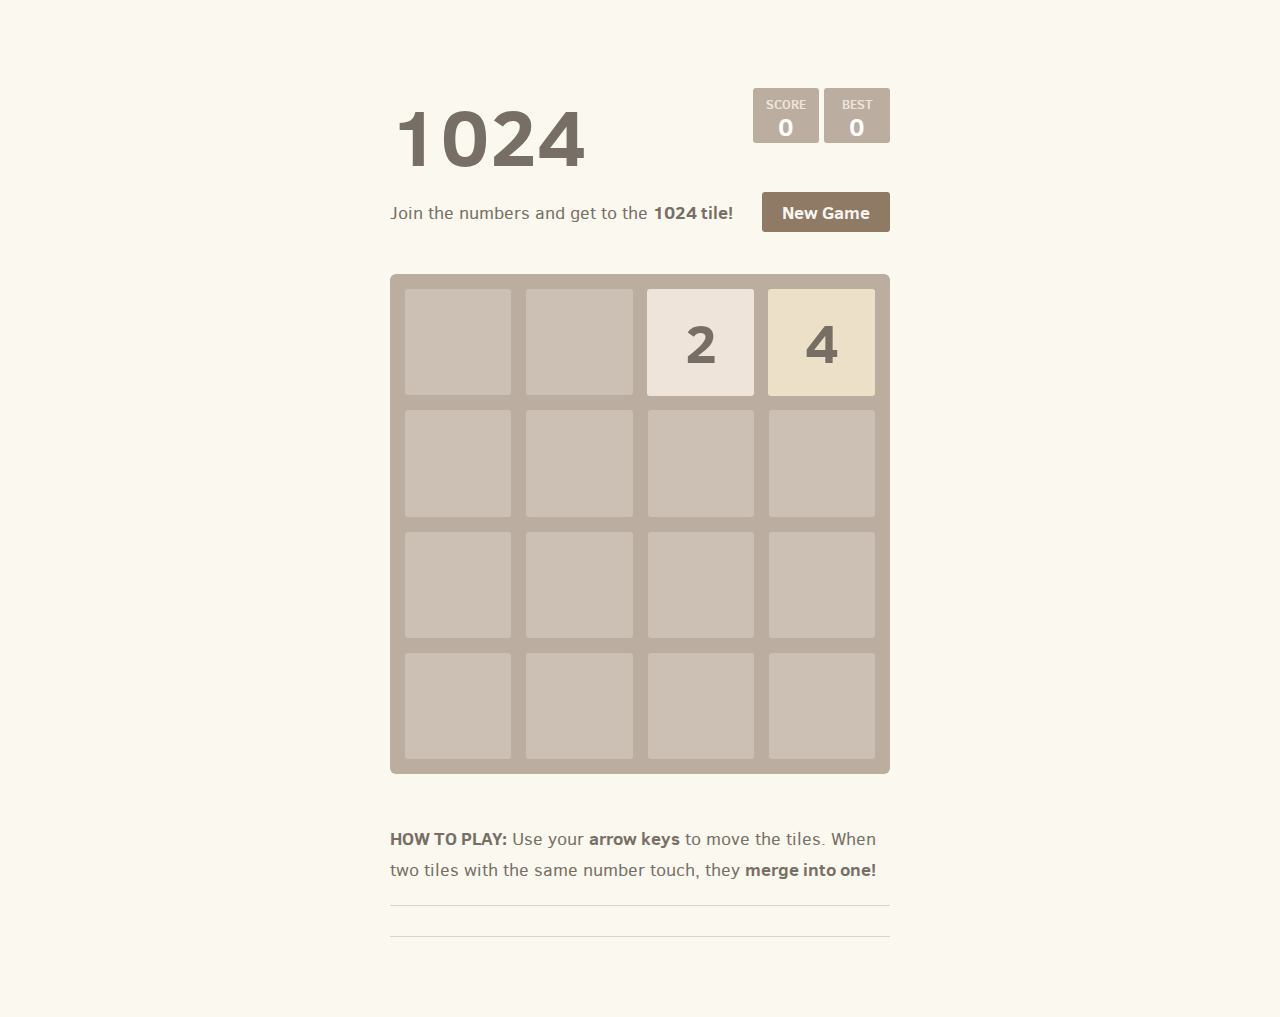
<file: mfp_lb-1024/ui/game/index.html>
<!DOCTYPE html>
<html>
<head>
  <meta charset="utf-8">
  <title>1024</title>

  <link href="style/main.css" rel="stylesheet" type="text/css">
  <link rel="shortcut icon" href="favicon.ico">
  <link rel="apple-touch-icon" href="meta/apple-touch-icon.png">
  <link rel="apple-touch-startup-image" href="meta/apple-touch-startup-image-640x1096.png" media="(device-width: 320px) and (device-height: 568px) and (-webkit-device-pixel-ratio: 2)"> <!-- iPhone 5+ -->
  <link rel="apple-touch-startup-image" href="meta/apple-touch-startup-image-640x920.png"  media="(device-width: 320px) and (device-height: 480px) and (-webkit-device-pixel-ratio: 2)"> <!-- iPhone, retina -->
  <meta name="apple-mobile-web-app-capable" content="yes">
  <meta name="apple-mobile-web-app-status-bar-style" content="black">

  <meta name="HandheldFriendly" content="True">
  <meta name="MobileOptimized" content="320">
  <meta name="viewport" content="width=device-width, target-densitydpi=160dpi, initial-scale=1.0, maximum-scale=1, user-scalable=no, minimal-ui">
</head>
<body>
  <div class="container">
    <div class="heading">
      <h1 class="title">1024</h1>
      <div class="scores-container">
        <div class="score-container">0</div>
        <div class="best-container">0</div>
      </div>
    </div>

    <div class="above-game">
      <p class="game-intro">Join the numbers and get to the <strong>1024 tile!</strong></p>
      <a class="restart-button">New Game</a>
    </div>

    <div class="game-container">
      <div class="game-message">
        <p></p>
        <div class="lower">
	        <a class="keep-playing-button">Keep going</a>
          <a class="retry-button">Try again</a>
        </div>
      </div>

      <div class="grid-container">
        <div class="grid-row">
          <div class="grid-cell"></div>
          <div class="grid-cell"></div>
          <div class="grid-cell"></div>
          <div class="grid-cell"></div>
        </div>
        <div class="grid-row">
          <div class="grid-cell"></div>
          <div class="grid-cell"></div>
          <div class="grid-cell"></div>
          <div class="grid-cell"></div>
        </div>
        <div class="grid-row">
          <div class="grid-cell"></div>
          <div class="grid-cell"></div>
          <div class="grid-cell"></div>
          <div class="grid-cell"></div>
        </div>
        <div class="grid-row">
          <div class="grid-cell"></div>
          <div class="grid-cell"></div>
          <div class="grid-cell"></div>
          <div class="grid-cell"></div>
        </div>
      </div>

      <div class="tile-container">

      </div>
    </div>

    <p class="game-explanation">
      <strong class="important">How to play:</strong> Use your <strong>arrow keys</strong> to move the tiles. When two tiles with the same number touch, they <strong>merge into one!</strong>
    </p>
    <hr>
    <hr>
    <p>
    </p>
  </div>

  <script src="js/bind_polyfill.js"></script>
  <script src="js/classlist_polyfill.js"></script>
  <script src="js/animframe_polyfill.js"></script>
  <script src="js/keyboard_input_manager.js"></script>
  <script src="js/html_actuator.js"></script>
  <script src="js/grid.js"></script>
  <script src="js/tile.js"></script>
  <script src="js/local_storage_manager.js"></script>
  <script src="js/game_manager.js"></script>
  <script src="js/application.js"></script>
</body>
</html>
</file>
<file: mfp_lb-1024/ui/game/style/main.css>
@import url(fonts/clear-sans.css);
html, body {
  margin: 0;
  padding: 0;
  background: #faf8ef;
  color: #776e65;
  font-family: "Clear Sans", "Helvetica Neue", Arial, sans-serif;
  font-size: 18px; }

body {
  margin: 80px 0; }

.heading:after {
  content: "";
  display: block;
  clear: both; }

h1.title {
  font-size: 80px;
  font-weight: bold;
  margin: 0;
  display: block;
  float: left; }

@-webkit-keyframes move-up {
  0% {
    top: 25px;
    opacity: 1; }

  100% {
    top: -50px;
    opacity: 0; } }
@-moz-keyframes move-up {
  0% {
    top: 25px;
    opacity: 1; }

  100% {
    top: -50px;
    opacity: 0; } }
@keyframes move-up {
  0% {
    top: 25px;
    opacity: 1; }

  100% {
    top: -50px;
    opacity: 0; } }
.scores-container {
  float: right;
  text-align: right; }

.score-container, .best-container {
  position: relative;
  display: inline-block;
  background: #bbada0;
  padding: 15px 25px;
  font-size: 25px;
  height: 25px;
  line-height: 47px;
  font-weight: bold;
  border-radius: 3px;
  color: white;
  margin-top: 8px;
  text-align: center; }
  .score-container:after, .best-container:after {
    position: absolute;
    width: 100%;
    top: 10px;
    left: 0;
    text-transform: uppercase;
    font-size: 13px;
    line-height: 13px;
    text-align: center;
    color: #eee4da; }
  .score-container .score-addition, .best-container .score-addition {
    position: absolute;
    right: 30px;
    color: red;
    font-size: 25px;
    line-height: 25px;
    font-weight: bold;
    color: rgba(119, 110, 101, 0.9);
    z-index: 100;
    -webkit-animation: move-up 600ms ease-in;
    -moz-animation: move-up 600ms ease-in;
    animation: move-up 600ms ease-in;
    -webkit-animation-fill-mode: both;
    -moz-animation-fill-mode: both;
    animation-fill-mode: both; }

.score-container:after {
  content: "Score"; }

.best-container:after {
  content: "Best"; }

p {
  margin-top: 0;
  margin-bottom: 10px;
  line-height: 1.65; }

a {
  color: #776e65;
  font-weight: bold;
  text-decoration: underline;
  cursor: pointer; }

strong.important {
  text-transform: uppercase; }

hr {
  border: none;
  border-bottom: 1px solid #d8d4d0;
  margin-top: 20px;
  margin-bottom: 30px; }

.container {
  width: 500px;
  margin: 0 auto; }

@-webkit-keyframes fade-in {
  0% {
    opacity: 0; }

  100% {
    opacity: 1; } }
@-moz-keyframes fade-in {
  0% {
    opacity: 0; }

  100% {
    opacity: 1; } }
@keyframes fade-in {
  0% {
    opacity: 0; }

  100% {
    opacity: 1; } }
.game-container {
  margin-top: 40px;
  position: relative;
  padding: 15px;
  cursor: default;
  -webkit-touch-callout: none;
  -ms-touch-callout: none;
  -webkit-user-select: none;
  -moz-user-select: none;
  -ms-user-select: none;
  -ms-touch-action: none;
  touch-action: none;
  background: #bbada0;
  border-radius: 6px;
  width: 500px;
  height: 500px;
  -webkit-box-sizing: border-box;
  -moz-box-sizing: border-box;
  box-sizing: border-box; }
  .game-container .game-message {
    display: none;
    position: absolute;
    top: 0;
    right: 0;
    bottom: 0;
    left: 0;
    background: rgba(238, 228, 218, 0.5);
    z-index: 100;
    text-align: center;
    -webkit-animation: fade-in 800ms ease 1200ms;
    -moz-animation: fade-in 800ms ease 1200ms;
    animation: fade-in 800ms ease 1200ms;
    -webkit-animation-fill-mode: both;
    -moz-animation-fill-mode: both;
    animation-fill-mode: both; }
    .game-container .game-message p {
      font-size: 60px;
      font-weight: bold;
      height: 60px;
      line-height: 60px;
      margin-top: 222px; }
    .game-container .game-message .lower {
      display: block;
      margin-top: 59px; }
    .game-container .game-message a {
      display: inline-block;
      background: #8f7a66;
      border-radius: 3px;
      padding: 0 20px;
      text-decoration: none;
      color: #f9f6f2;
      height: 40px;
      line-height: 42px;
      margin-left: 9px; }
      .game-container .game-message a.keep-playing-button {
        display: none; }
    .game-container .game-message.game-won {
      background: #212528;
      color: #f9f6f2; }
      .game-container .game-message.game-won a.keep-playing-button {
        display: inline-block; }
    .game-container .game-message.game-won, .game-container .game-message.game-over {
      display: block; }

.grid-container {
  position: absolute;
  z-index: 1; }

.grid-row {
  margin-bottom: 15px; }
  .grid-row:last-child {
    margin-bottom: 0; }
  .grid-row:after {
    content: "";
    display: block;
    clear: both; }

.grid-cell {
  width: 106.25px;
  height: 106.25px;
  margin-right: 15px;
  float: left;
  border-radius: 3px;
  background: rgba(238, 228, 218, 0.35); }
  .grid-cell:last-child {
    margin-right: 0; }

.tile-container {
  position: absolute;
  z-index: 2; }

.tile, .tile .tile-inner {
  width: 107px;
  height: 107px;
  line-height: 107px; }
.tile.tile-position-1-1 {
  -webkit-transform: translate(0px, 0px);
  -moz-transform: translate(0px, 0px);
  -ms-transform: translate(0px, 0px);
  transform: translate(0px, 0px); }
.tile.tile-position-1-2 {
  -webkit-transform: translate(0px, 121px);
  -moz-transform: translate(0px, 121px);
  -ms-transform: translate(0px, 121px);
  transform: translate(0px, 121px); }
.tile.tile-position-1-3 {
  -webkit-transform: translate(0px, 242px);
  -moz-transform: translate(0px, 242px);
  -ms-transform: translate(0px, 242px);
  transform: translate(0px, 242px); }
.tile.tile-position-1-4 {
  -webkit-transform: translate(0px, 363px);
  -moz-transform: translate(0px, 363px);
  -ms-transform: translate(0px, 363px);
  transform: translate(0px, 363px); }
.tile.tile-position-2-1 {
  -webkit-transform: translate(121px, 0px);
  -moz-transform: translate(121px, 0px);
  -ms-transform: translate(121px, 0px);
  transform: translate(121px, 0px); }
.tile.tile-position-2-2 {
  -webkit-transform: translate(121px, 121px);
  -moz-transform: translate(121px, 121px);
  -ms-transform: translate(121px, 121px);
  transform: translate(121px, 121px); }
.tile.tile-position-2-3 {
  -webkit-transform: translate(121px, 242px);
  -moz-transform: translate(121px, 242px);
  -ms-transform: translate(121px, 242px);
  transform: translate(121px, 242px); }
.tile.tile-position-2-4 {
  -webkit-transform: translate(121px, 363px);
  -moz-transform: translate(121px, 363px);
  -ms-transform: translate(121px, 363px);
  transform: translate(121px, 363px); }
.tile.tile-position-3-1 {
  -webkit-transform: translate(242px, 0px);
  -moz-transform: translate(242px, 0px);
  -ms-transform: translate(242px, 0px);
  transform: translate(242px, 0px); }
.tile.tile-position-3-2 {
  -webkit-transform: translate(242px, 121px);
  -moz-transform: translate(242px, 121px);
  -ms-transform: translate(242px, 121px);
  transform: translate(242px, 121px); }
.tile.tile-position-3-3 {
  -webkit-transform: translate(242px, 242px);
  -moz-transform: translate(242px, 242px);
  -ms-transform: translate(242px, 242px);
  transform: translate(242px, 242px); }
.tile.tile-position-3-4 {
  -webkit-transform: translate(242px, 363px);
  -moz-transform: translate(242px, 363px);
  -ms-transform: translate(242px, 363px);
  transform: translate(242px, 363px); }
.tile.tile-position-4-1 {
  -webkit-transform: translate(363px, 0px);
  -moz-transform: translate(363px, 0px);
  -ms-transform: translate(363px, 0px);
  transform: translate(363px, 0px); }
.tile.tile-position-4-2 {
  -webkit-transform: translate(363px, 121px);
  -moz-transform: translate(363px, 121px);
  -ms-transform: translate(363px, 121px);
  transform: translate(363px, 121px); }
.tile.tile-position-4-3 {
  -webkit-transform: translate(363px, 242px);
  -moz-transform: translate(363px, 242px);
  -ms-transform: translate(363px, 242px);
  transform: translate(363px, 242px); }
.tile.tile-position-4-4 {
  -webkit-transform: translate(363px, 363px);
  -moz-transform: translate(363px, 363px);
  -ms-transform: translate(363px, 363px);
  transform: translate(363px, 363px); }

.tile {
  position: absolute;
  -webkit-transition: 100ms ease-in-out;
  -moz-transition: 100ms ease-in-out;
  transition: 100ms ease-in-out;
  -webkit-transition-property: -webkit-transform;
  -moz-transition-property: -moz-transform;
  transition-property: transform; }
  .tile .tile-inner {
    border-radius: 3px;
    background: #eee4da;
    text-align: center;
    font-weight: bold;
    z-index: 10;
    font-size: 55px; }
  .tile.tile-2 .tile-inner {
    background: #eee4da;
    box-shadow: 0 0 30px 10px rgba(243, 215, 116, 0), inset 0 0 0 1px rgba(255, 255, 255, 0); }
  .tile.tile-4 .tile-inner {
    background: #ede0c8;
    box-shadow: 0 0 30px 10px rgba(243, 215, 116, 0), inset 0 0 0 1px rgba(255, 255, 255, 0); }
  .tile.tile-8 .tile-inner {
    color: #f9f6f2;
    background: #f2b179; }
  .tile.tile-16 .tile-inner {
    color: #f9f6f2;
    background: #f59563; }
  .tile.tile-32 .tile-inner {
    color: #f9f6f2;
    background: #f67c5f; }
  .tile.tile-64 .tile-inner {
    color: #f9f6f2;
    background: #f65e3b; }
  .tile.tile-128 .tile-inner {
    color: #f9f6f2;
    background: #edcf72;
    box-shadow: 0 0 30px 10px rgba(243, 215, 116, 0.2381), inset 0 0 0 1px rgba(255, 255, 255, 0.14286);
    font-size: 45px; }
    @media screen and (max-width: 520px) {
      .tile.tile-128 .tile-inner {
        font-size: 25px; } }
  .tile.tile-256 .tile-inner {
    color: #f9f6f2;
    background: #edcc61;
    box-shadow: 0 0 30px 10px rgba(243, 215, 116, 0.31746), inset 0 0 0 1px rgba(255, 255, 255, 0.19048);
    font-size: 45px; }
    @media screen and (max-width: 520px) {
      .tile.tile-256 .tile-inner {
        font-size: 25px; } }
  .tile.tile-512 .tile-inner {
    color: #f9f6f2;
    background: #edc850;
    box-shadow: 0 0 30px 10px rgba(243, 215, 116, 0.39683), inset 0 0 0 1px rgba(255, 255, 255, 0.2381);
    font-size: 45px; }
    @media screen and (max-width: 520px) {
      .tile.tile-512 .tile-inner {
        font-size: 25px; } }
  .tile.tile-1024 .tile-inner {
    color: #f9f6f2;
    background: #edc53f;
    box-shadow: 0 0 30px 10px rgba(243, 215, 116, 0.47619), inset 0 0 0 1px rgba(255, 255, 255, 0.28571);
    font-size: 35px; }
    @media screen and (max-width: 520px) {
      .tile.tile-1024 .tile-inner {
        font-size: 15px; } }
  .tile.tile-2048 .tile-inner {
    color: #f9f6f2;
    background: #edc22e;
    box-shadow: 0 0 30px 10px rgba(243, 215, 116, 0.55556), inset 0 0 0 1px rgba(255, 255, 255, 0.33333);
    font-size: 35px; }
    @media screen and (max-width: 520px) {
      .tile.tile-2048 .tile-inner {
        font-size: 15px; } }
  .tile.tile-super .tile-inner {
    color: #f9f6f2;
    background: #3c3a32;
    font-size: 30px; }
    @media screen and (max-width: 520px) {
      .tile.tile-super .tile-inner {
        font-size: 10px; } }

@-webkit-keyframes appear {
  0% {
    opacity: 0;
    -webkit-transform: scale(0);
    -moz-transform: scale(0);
    -ms-transform: scale(0);
    transform: scale(0); }

  100% {
    opacity: 1;
    -webkit-transform: scale(1);
    -moz-transform: scale(1);
    -ms-transform: scale(1);
    transform: scale(1); } }
@-moz-keyframes appear {
  0% {
    opacity: 0;
    -webkit-transform: scale(0);
    -moz-transform: scale(0);
    -ms-transform: scale(0);
    transform: scale(0); }

  100% {
    opacity: 1;
    -webkit-transform: scale(1);
    -moz-transform: scale(1);
    -ms-transform: scale(1);
    transform: scale(1); } }
@keyframes appear {
  0% {
    opacity: 0;
    -webkit-transform: scale(0);
    -moz-transform: scale(0);
    -ms-transform: scale(0);
    transform: scale(0); }

  100% {
    opacity: 1;
    -webkit-transform: scale(1);
    -moz-transform: scale(1);
    -ms-transform: scale(1);
    transform: scale(1); } }
.tile-new .tile-inner {
  -webkit-animation: appear 200ms ease 100ms;
  -moz-animation: appear 200ms ease 100ms;
  animation: appear 200ms ease 100ms;
  -webkit-animation-fill-mode: backwards;
  -moz-animation-fill-mode: backwards;
  animation-fill-mode: backwards; }

@-webkit-keyframes pop {
  0% {
    -webkit-transform: scale(0);
    -moz-transform: scale(0);
    -ms-transform: scale(0);
    transform: scale(0); }

  50% {
    -webkit-transform: scale(1.2);
    -moz-transform: scale(1.2);
    -ms-transform: scale(1.2);
    transform: scale(1.2); }

  100% {
    -webkit-transform: scale(1);
    -moz-transform: scale(1);
    -ms-transform: scale(1);
    transform: scale(1); } }
@-moz-keyframes pop {
  0% {
    -webkit-transform: scale(0);
    -moz-transform: scale(0);
    -ms-transform: scale(0);
    transform: scale(0); }

  50% {
    -webkit-transform: scale(1.2);
    -moz-transform: scale(1.2);
    -ms-transform: scale(1.2);
    transform: scale(1.2); }

  100% {
    -webkit-transform: scale(1);
    -moz-transform: scale(1);
    -ms-transform: scale(1);
    transform: scale(1); } }
@keyframes pop {
  0% {
    -webkit-transform: scale(0);
    -moz-transform: scale(0);
    -ms-transform: scale(0);
    transform: scale(0); }

  50% {
    -webkit-transform: scale(1.2);
    -moz-transform: scale(1.2);
    -ms-transform: scale(1.2);
    transform: scale(1.2); }

  100% {
    -webkit-transform: scale(1);
    -moz-transform: scale(1);
    -ms-transform: scale(1);
    transform: scale(1); } }
.tile-merged .tile-inner {
  z-index: 20;
  -webkit-animation: pop 200ms ease 100ms;
  -moz-animation: pop 200ms ease 100ms;
  animation: pop 200ms ease 100ms;
  -webkit-animation-fill-mode: backwards;
  -moz-animation-fill-mode: backwards;
  animation-fill-mode: backwards; }

.above-game:after {
  content: "";
  display: block;
  clear: both; }

.game-intro {
  float: left;
  line-height: 42px;
  margin-bottom: 0; }

.restart-button {
  display: inline-block;
  background: #8f7a66;
  border-radius: 3px;
  padding: 0 20px;
  text-decoration: none;
  color: #f9f6f2;
  height: 40px;
  line-height: 42px;
  display: block;
  text-align: center;
  float: right; }

.game-explanation {
  margin-top: 50px; }

@media screen and (max-width: 520px) {
  html, body {
    font-size: 15px; }

  body {
    margin: 20px 0;
    padding: 0 20px; }

  h1.title {
    font-size: 27px;
    margin-top: 15px; }

  .container {
    width: 280px;
    margin: 0 auto; }

  .score-container, .best-container {
    margin-top: 0;
    padding: 15px 10px;
    min-width: 40px; }

  .heading {
    margin-bottom: 10px; }

  .game-intro {
    width: 55%;
    display: block;
    box-sizing: border-box;
    line-height: 1.65; }

  .restart-button {
    width: 42%;
    padding: 0;
    display: block;
    box-sizing: border-box;
    margin-top: 2px; }

  .game-container {
    margin-top: 17px;
    position: relative;
    padding: 10px;
    cursor: default;
    -webkit-touch-callout: none;
    -ms-touch-callout: none;
    -webkit-user-select: none;
    -moz-user-select: none;
    -ms-user-select: none;
    -ms-touch-action: none;
    touch-action: none;
    background: #bbada0;
    border-radius: 6px;
    width: 280px;
    height: 280px;
    -webkit-box-sizing: border-box;
    -moz-box-sizing: border-box;
    box-sizing: border-box; }
    .game-container .game-message {
      display: none;
      position: absolute;
      top: 0;
      right: 0;
      bottom: 0;
      left: 0;
      background: rgba(238, 228, 218, 0.5);
      z-index: 100;
      text-align: center;
      -webkit-animation: fade-in 800ms ease 1200ms;
      -moz-animation: fade-in 800ms ease 1200ms;
      animation: fade-in 800ms ease 1200ms;
      -webkit-animation-fill-mode: both;
      -moz-animation-fill-mode: both;
      animation-fill-mode: both; }
      .game-container .game-message p {
        font-size: 60px;
        font-weight: bold;
        height: 60px;
        line-height: 60px;
        margin-top: 222px; }
      .game-container .game-message .lower {
        display: block;
        margin-top: 59px; }
      .game-container .game-message a {
        display: inline-block;
        background: #8f7a66;
        border-radius: 3px;
        padding: 0 20px;
        text-decoration: none;
        color: #f9f6f2;
        height: 40px;
        line-height: 42px;
        margin-left: 9px; }
        .game-container .game-message a.keep-playing-button {
          display: none; }
      .game-container .game-message.game-won {
        background: rgba(237, 194, 46, 0.5);
        color: #f9f6f2; }
        .game-container .game-message.game-won a.keep-playing-button {
          display: inline-block; }
      .game-container .game-message.game-won, .game-container .game-message.game-over {
        display: block; }

  .grid-container {
    position: absolute;
    z-index: 1; }

  .grid-row {
    margin-bottom: 10px; }
    .grid-row:last-child {
      margin-bottom: 0; }
    .grid-row:after {
      content: "";
      display: block;
      clear: both; }

  .grid-cell {
    width: 57.5px;
    height: 57.5px;
    margin-right: 10px;
    float: left;
    border-radius: 3px;
    background: rgba(238, 228, 218, 0.35); }
    .grid-cell:last-child {
      margin-right: 0; }

  .tile-container {
    position: absolute;
    z-index: 2; }

  .tile, .tile .tile-inner {
    width: 58px;
    height: 58px;
    line-height: 58px; }
  .tile.tile-position-1-1 {
    -webkit-transform: translate(0px, 0px);
    -moz-transform: translate(0px, 0px);
    -ms-transform: translate(0px, 0px);
    transform: translate(0px, 0px); }
  .tile.tile-position-1-2 {
    -webkit-transform: translate(0px, 67px);
    -moz-transform: translate(0px, 67px);
    -ms-transform: translate(0px, 67px);
    transform: translate(0px, 67px); }
  .tile.tile-position-1-3 {
    -webkit-transform: translate(0px, 135px);
    -moz-transform: translate(0px, 135px);
    -ms-transform: translate(0px, 135px);
    transform: translate(0px, 135px); }
  .tile.tile-position-1-4 {
    -webkit-transform: translate(0px, 202px);
    -moz-transform: translate(0px, 202px);
    -ms-transform: translate(0px, 202px);
    transform: translate(0px, 202px); }
  .tile.tile-position-2-1 {
    -webkit-transform: translate(67px, 0px);
    -moz-transform: translate(67px, 0px);
    -ms-transform: translate(67px, 0px);
    transform: translate(67px, 0px); }
  .tile.tile-position-2-2 {
    -webkit-transform: translate(67px, 67px);
    -moz-transform: translate(67px, 67px);
    -ms-transform: translate(67px, 67px);
    transform: translate(67px, 67px); }
  .tile.tile-position-2-3 {
    -webkit-transform: translate(67px, 135px);
    -moz-transform: translate(67px, 135px);
    -ms-transform: translate(67px, 135px);
    transform: translate(67px, 135px); }
  .tile.tile-position-2-4 {
    -webkit-transform: translate(67px, 202px);
    -moz-transform: translate(67px, 202px);
    -ms-transform: translate(67px, 202px);
    transform: translate(67px, 202px); }
  .tile.tile-position-3-1 {
    -webkit-transform: translate(135px, 0px);
    -moz-transform: translate(135px, 0px);
    -ms-transform: translate(135px, 0px);
    transform: translate(135px, 0px); }
  .tile.tile-position-3-2 {
    -webkit-transform: translate(135px, 67px);
    -moz-transform: translate(135px, 67px);
    -ms-transform: translate(135px, 67px);
    transform: translate(135px, 67px); }
  .tile.tile-position-3-3 {
    -webkit-transform: translate(135px, 135px);
    -moz-transform: translate(135px, 135px);
    -ms-transform: translate(135px, 135px);
    transform: translate(135px, 135px); }
  .tile.tile-position-3-4 {
    -webkit-transform: translate(135px, 202px);
    -moz-transform: translate(135px, 202px);
    -ms-transform: translate(135px, 202px);
    transform: translate(135px, 202px); }
  .tile.tile-position-4-1 {
    -webkit-transform: translate(202px, 0px);
    -moz-transform: translate(202px, 0px);
    -ms-transform: translate(202px, 0px);
    transform: translate(202px, 0px); }
  .tile.tile-position-4-2 {
    -webkit-transform: translate(202px, 67px);
    -moz-transform: translate(202px, 67px);
    -ms-transform: translate(202px, 67px);
    transform: translate(202px, 67px); }
  .tile.tile-position-4-3 {
    -webkit-transform: translate(202px, 135px);
    -moz-transform: translate(202px, 135px);
    -ms-transform: translate(202px, 135px);
    transform: translate(202px, 135px); }
  .tile.tile-position-4-4 {
    -webkit-transform: translate(202px, 202px);
    -moz-transform: translate(202px, 202px);
    -ms-transform: translate(202px, 202px);
    transform: translate(202px, 202px); }

  .tile .tile-inner {
    font-size: 35px; }

  .game-message p {
    font-size: 30px !important;
    height: 30px !important;
    line-height: 30px !important;
    margin-top: 90px !important; }
  .game-message .lower {
    margin-top: 30px !important; } }
</file>
